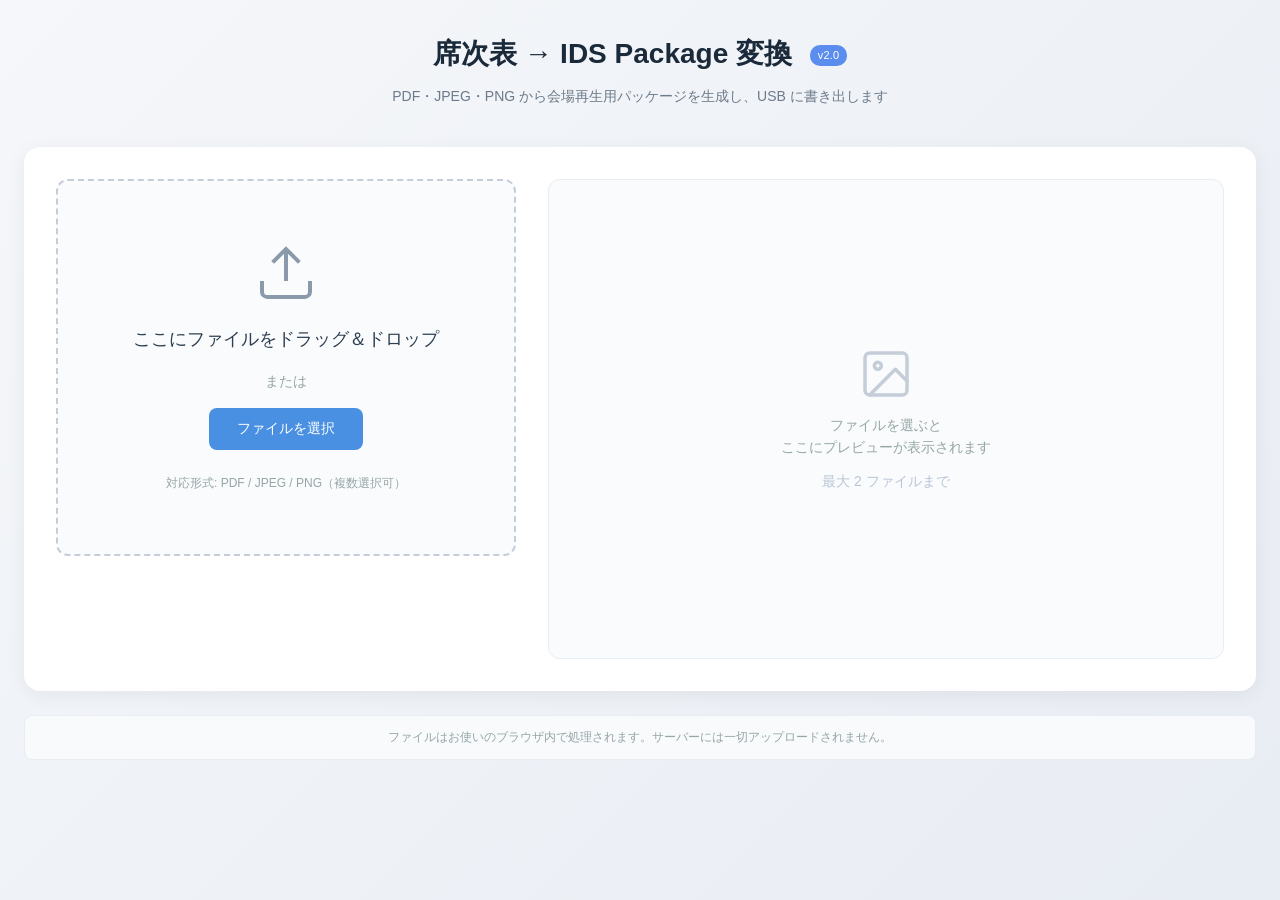
<file: index.html>
<!DOCTYPE html>
<html lang="ja">
<head>
    <meta charset="UTF-8">
    <meta name="viewport" content="width=device-width, initial-scale=1.0">
    <meta name="robots" content="noindex, nofollow">
    <title>席次表 IDS Package 変換ツール</title>
    <link rel="stylesheet" href="style.css">
</head>
<body>
    <div class="container">
        <header>
            <h1>席次表 → IDS Package 変換 <span class="app-version">v2.0</span></h1>
            <p class="subtitle">PDF・JPEG・PNG から会場再生用パッケージを生成し、USB に書き出します</p>
        </header>

        <main class="layout">
          <section class="left-pane">
            <div id="dropZone" class="drop-zone">
                <div class="drop-zone-inner">
                    <svg class="upload-icon" width="64" height="64" viewBox="0 0 24 24" fill="none" stroke="currentColor" stroke-width="1.5">
                        <path d="M21 15v4a2 2 0 0 1-2 2H5a2 2 0 0 1-2-2v-4"/>
                        <polyline points="17 8 12 3 7 8"/>
                        <line x1="12" y1="3" x2="12" y2="15"/>
                    </svg>
                    <p class="drop-text">ここにファイルをドラッグ＆ドロップ</p>
                    <p class="drop-subtext">または</p>
                    <button id="selectBtn" class="btn-primary">ファイルを選択</button>
                    <input type="file" id="fileInput" accept=".pdf,.jpg,.jpeg,.png" multiple hidden>
                    <p class="drop-hint">対応形式: PDF / JPEG / PNG（複数選択可）</p>
                </div>
            </div>

            <div id="fileList" class="file-list" style="display:none;">
                <h2>選択されたファイル</h2>
                <ul id="fileListItems"></ul>

                <div class="filename-inputs">
                    <div class="input-group">
                        <label for="dateSelect">日付</label>
                        <div class="date-wrap">
                            <select id="dateSelect" class="select-input" title="土日から選択"></select>
                            <span class="date-other-label">その他の日付を選択 →</span>
                            <button type="button" id="dateIconBtn" class="date-icon-btn" title="カレンダーから選ぶ" aria-label="カレンダーを開く">
                                <svg width="22" height="22" viewBox="0 0 24 24" fill="none" stroke="currentColor" stroke-width="2" stroke-linecap="round" stroke-linejoin="round">
                                    <rect x="3" y="4" width="18" height="18" rx="2" ry="2"/>
                                    <line x1="16" y1="2" x2="16" y2="6"/>
                                    <line x1="8" y1="2" x2="8" y2="6"/>
                                    <line x1="3" y1="10" x2="21" y2="10"/>
                                </svg>
                            </button>
                            <input type="date" id="dateCustom" class="date-input-hidden" tabindex="-1" aria-hidden="true">
                        </div>
                    </div>
                    <div class="input-group">
                        <label for="customerName">ご両家名</label>
                        <div class="name-wrap">
                            <input type="text" id="customerName" class="text-input" placeholder="例: 井本・近藤" autocomplete="off">
                            <span class="name-suffix">家</span>
                        </div>
                    </div>
                    <p class="filename-preview">ファイル名: <span id="filenamePreview">—</span></p>
                </div>

                <div class="actions">
                    <button id="convertBtn" class="btn-primary btn-large" disabled>USB に書き出す</button>
                    <button id="clearBtn" class="btn-secondary">クリア</button>
                </div>
                <p class="usb-hint">
                    <strong>注意：</strong> 書き出し先は<strong>USB ドライブのフォルダ</strong>を選んでください。
                    既存の「IDS Package」フォルダは上書きされます。
                </p>
            </div>

            <div id="progress" class="progress" style="display:none;">
                <div class="progress-bar">
                    <div id="progressFill" class="progress-fill"></div>
                </div>
                <p id="progressText" class="progress-text">準備中...</p>
            </div>

            <div id="result" class="result" style="display:none;">
                <svg class="check-icon" width="48" height="48" viewBox="0 0 24 24" fill="none" stroke="currentColor" stroke-width="2">
                    <polyline points="20 6 9 17 4 12"/>
                </svg>
                <p class="result-text">USB への書き出しが完了しました。<br>USB を取り外して会場へお持ちください。</p>
                <button id="resetBtn" class="btn-secondary">続けて別のファイルを変換</button>
            </div>
          </section>

          <section class="right-pane">
            <div id="previewArea" class="preview-area">
                <div id="previewEmpty" class="preview-empty">
                    <svg width="56" height="56" viewBox="0 0 24 24" fill="none" stroke="currentColor" stroke-width="1.5" stroke-linecap="round" stroke-linejoin="round">
                        <rect x="3" y="3" width="18" height="18" rx="2" ry="2"/>
                        <circle cx="8.5" cy="8.5" r="1.5"/>
                        <polyline points="21 15 16 10 5 21"/>
                    </svg>
                    <p>ファイルを選ぶと<br>ここにプレビューが表示されます</p>
                    <p class="preview-empty-sub">最大 2 ファイルまで</p>
                </div>
                <div id="previewGrid" class="preview-grid" style="display:none;"></div>
            </div>
          </section>
        </main>

        <footer>
            <p class="privacy-note">
                ファイルはお使いのブラウザ内で処理されます。サーバーには一切アップロードされません。
            </p>
        </footer>
    </div>

    <link rel="modulepreload" href="./assets/vendor/pdfjs/pdf.min.mjs">
    <link rel="modulepreload" href="./assets/vendor/pdfjs/pdf.worker.min.mjs">
    <script type="module" src="app.js"></script>
</body>
</html>
</file>
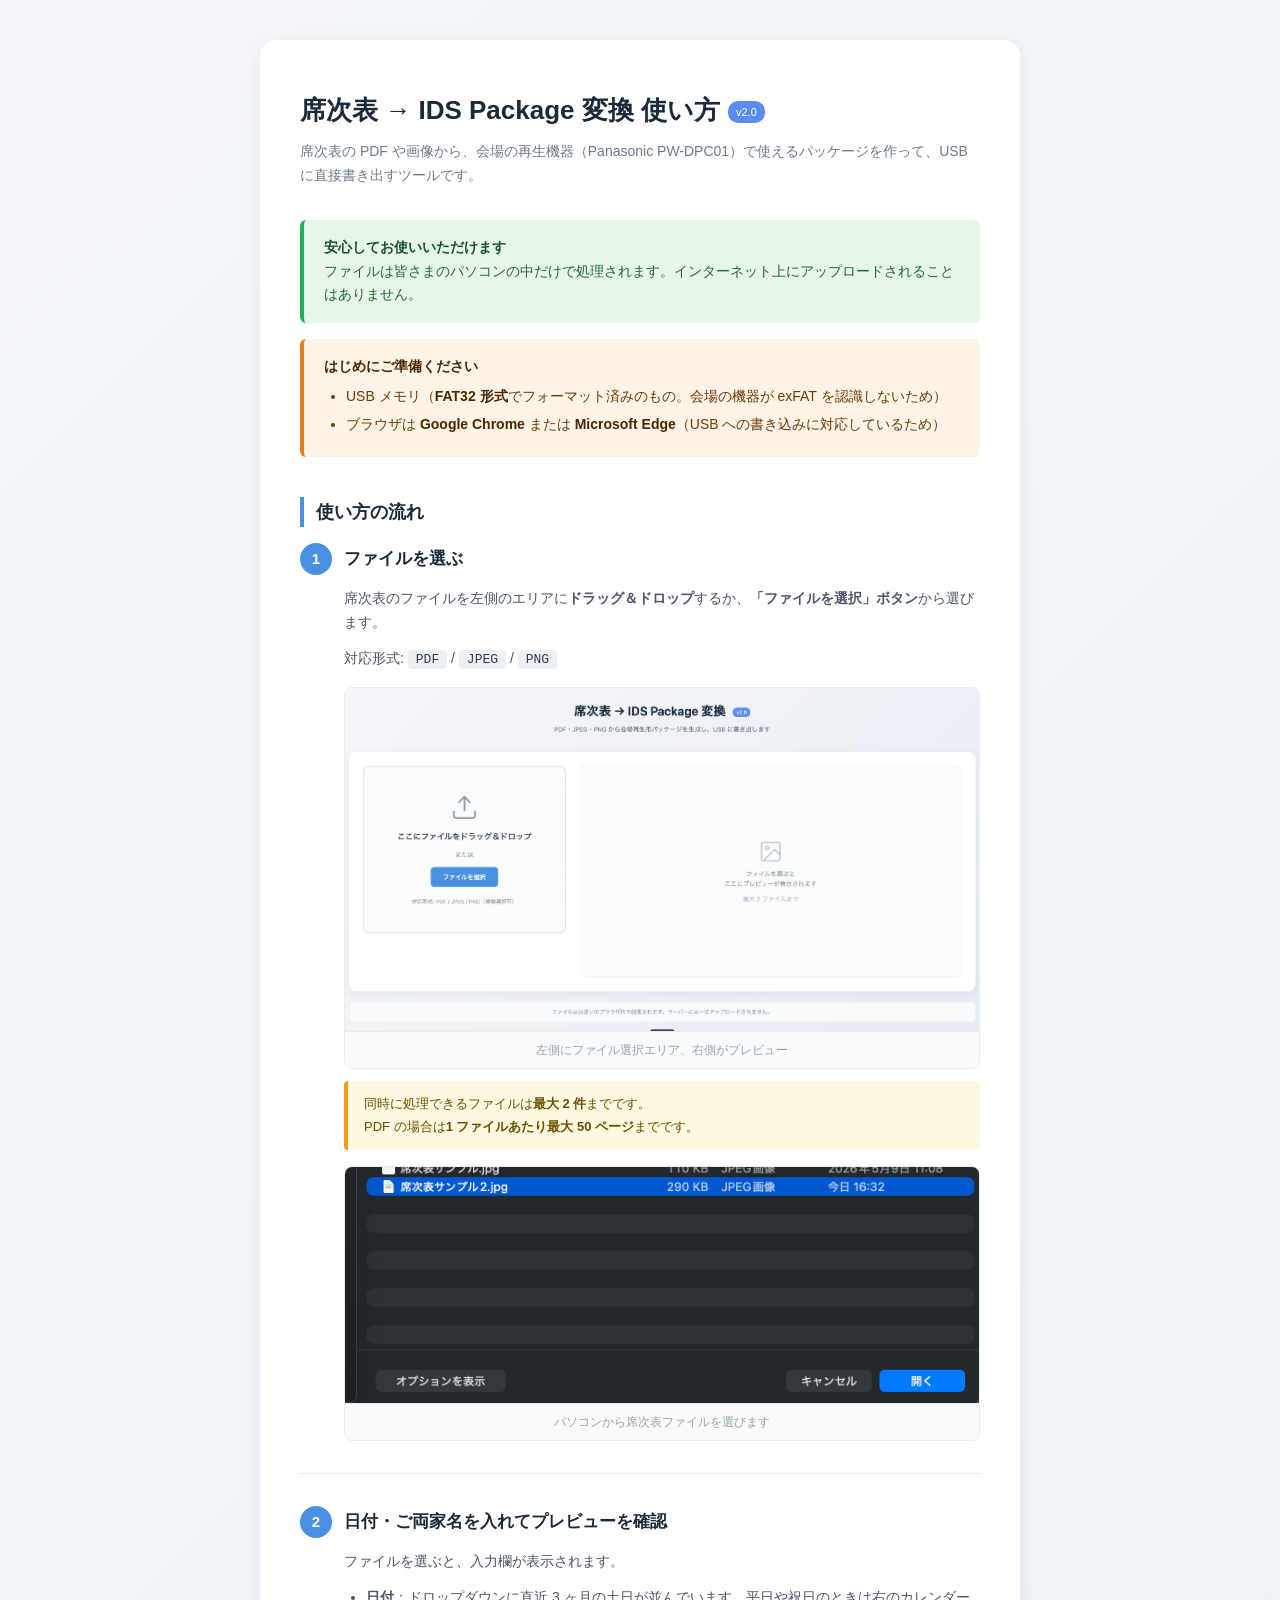
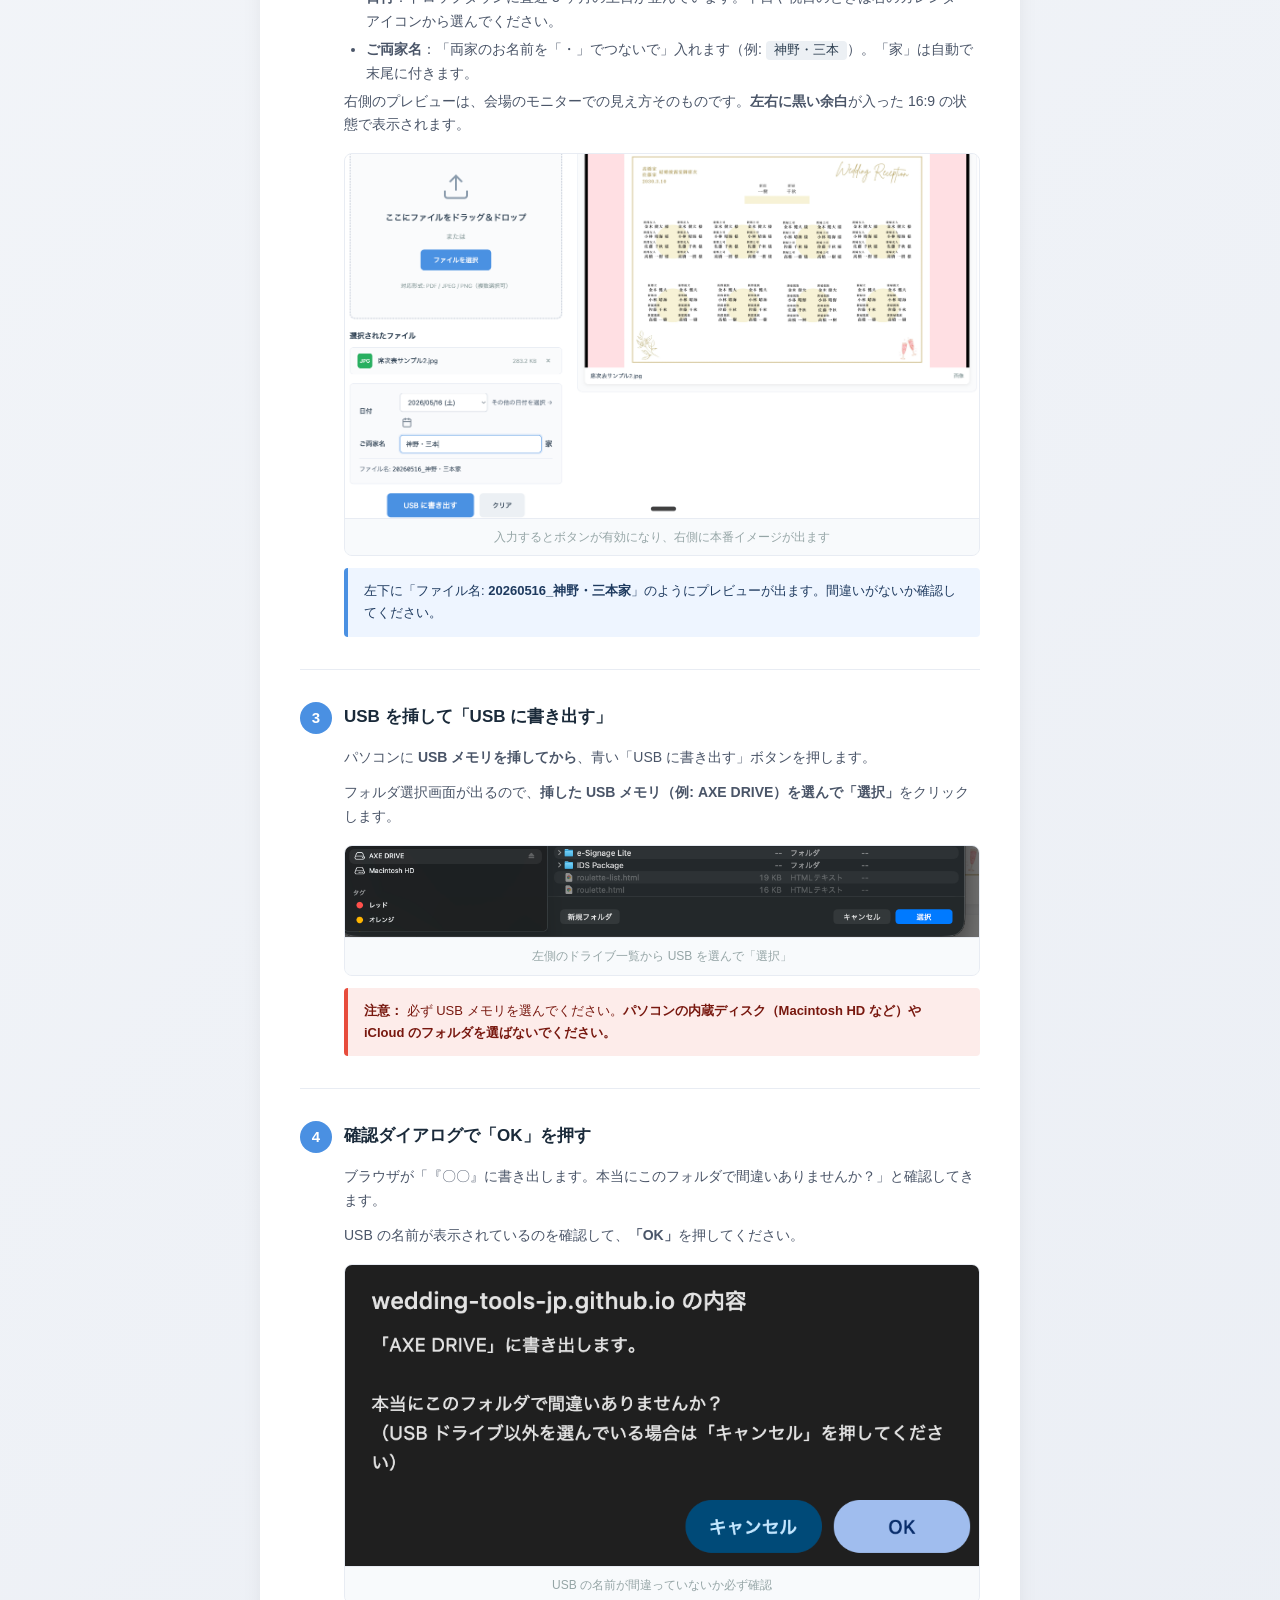
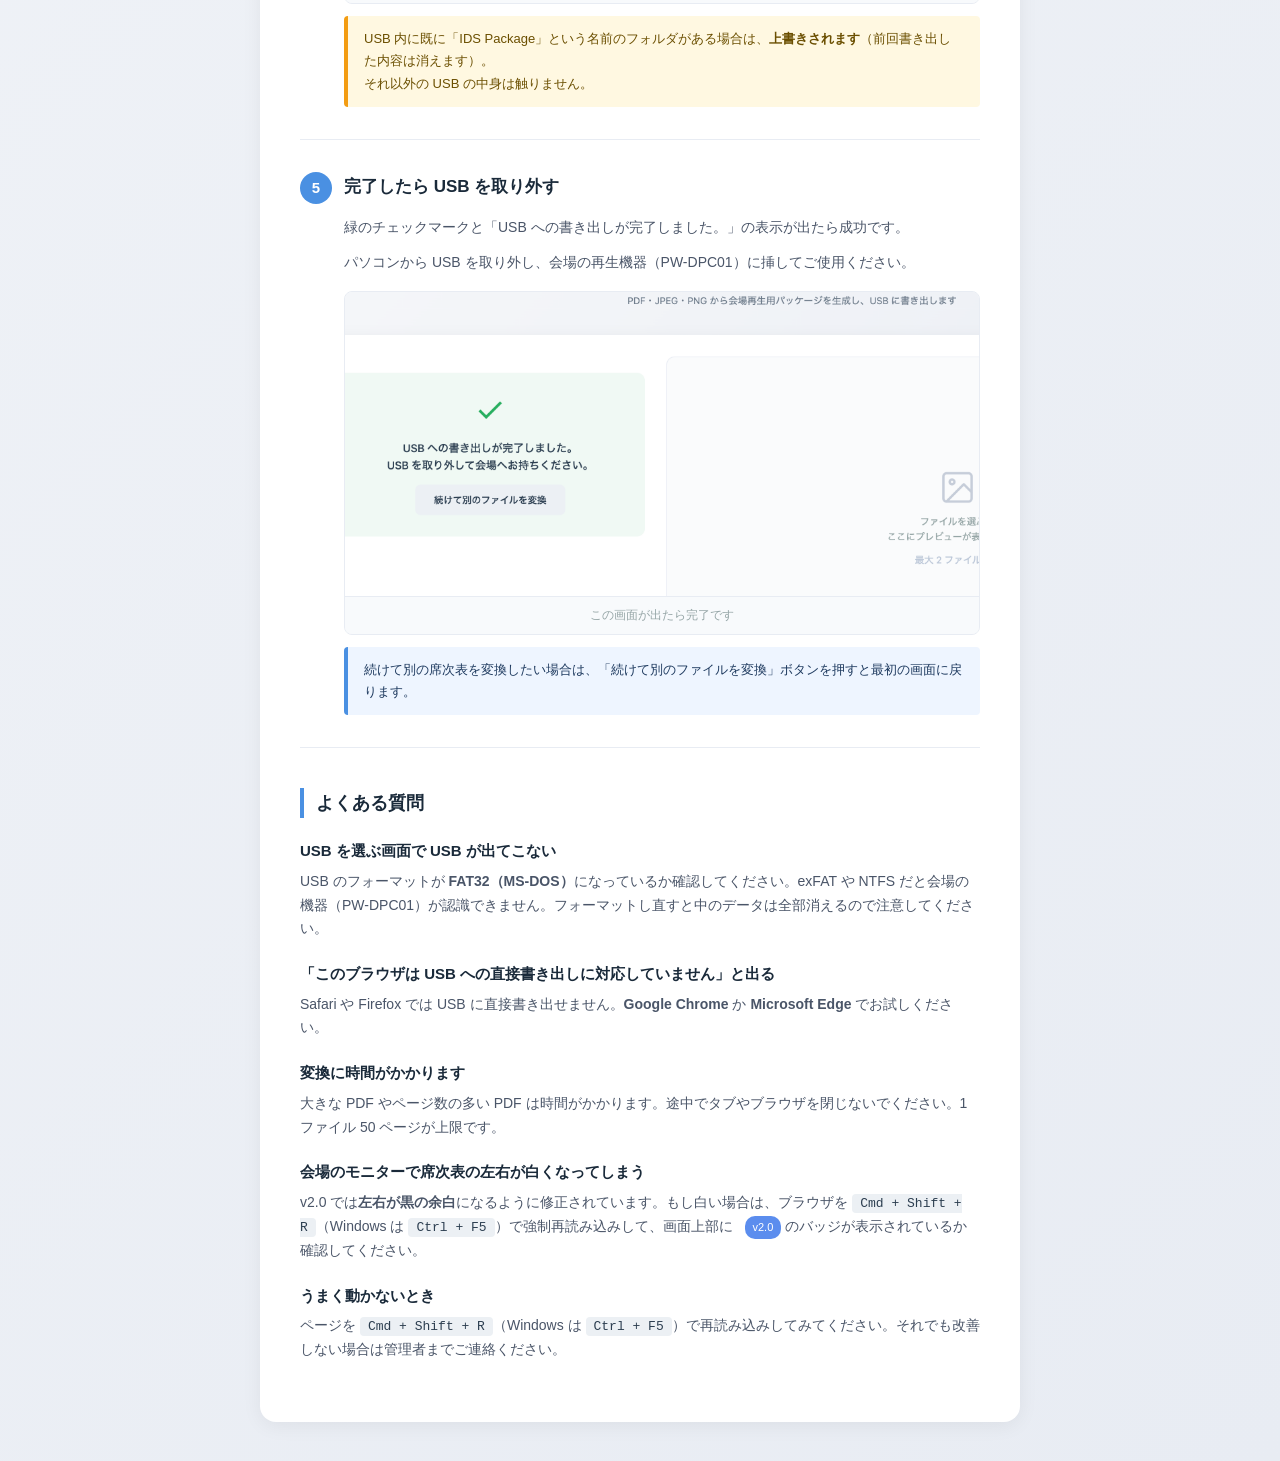
<file: 使い方.html>
<!DOCTYPE html>
<html lang="ja">
<head>
    <meta charset="UTF-8">
    <meta name="viewport" content="width=device-width, initial-scale=1.0">
    <meta name="robots" content="noindex, nofollow">
    <title>使い方 - 席次表 IDS Package 変換</title>
    <style>
        * { box-sizing: border-box; margin: 0; padding: 0; }
        body {
            font-family: -apple-system, BlinkMacSystemFont, "Segoe UI", "Hiragino Sans", "Yu Gothic UI", "Meiryo", sans-serif;
            background: linear-gradient(135deg, #f5f7fa 0%, #e8ecf3 100%);
            color: #2c3e50;
            line-height: 1.7;
            min-height: 100vh;
            padding: 40px 20px;
        }
        .container {
            max-width: 760px;
            margin: 0 auto;
            background: white;
            border-radius: 16px;
            padding: 48px 40px;
            box-shadow: 0 4px 20px rgba(0,0,0,0.06);
        }
        h1 {
            font-size: 26px;
            color: #1a2a3a;
            margin-bottom: 8px;
            font-weight: 600;
        }
        .app-version {
            display: inline-block;
            margin-left: 8px;
            padding: 2px 8px;
            font-size: 11px;
            font-weight: 500;
            color: #ffffff;
            background: #5b8dee;
            border-radius: 10px;
            vertical-align: middle;
        }
        .lead {
            color: #6c7a89;
            font-size: 14px;
            margin-bottom: 32px;
        }
        h2 {
            font-size: 18px;
            margin: 40px 0 16px;
            color: #1a2a3a;
            border-left: 4px solid #4a90e2;
            padding-left: 12px;
            font-weight: 600;
        }
        .privacy-banner {
            background: #e8f5e9;
            border-left: 4px solid #27ae60;
            padding: 16px 20px;
            border-radius: 6px;
            font-size: 14px;
            color: #1e6b3a;
        }
        .privacy-banner strong { color: #14532d; }
        .pre-banner {
            background: #fef3e7;
            border-left: 4px solid #e67e22;
            padding: 16px 20px;
            border-radius: 6px;
            font-size: 14px;
            color: #6e3a05;
            margin-top: 16px;
        }
        .pre-banner strong { color: #4a2602; }
        .step {
            margin-bottom: 32px;
            padding-bottom: 32px;
            border-bottom: 1px solid #e8ecf3;
        }
        .step:last-of-type {
            border-bottom: none;
        }
        .step-head {
            display: flex;
            align-items: center;
            gap: 12px;
            margin-bottom: 12px;
        }
        .step-num {
            width: 32px;
            height: 32px;
            line-height: 32px;
            text-align: center;
            background: #4a90e2;
            color: white;
            border-radius: 50%;
            font-weight: 600;
            font-size: 15px;
            flex-shrink: 0;
        }
        .step-title {
            font-size: 17px;
            font-weight: 600;
            color: #1a2a3a;
        }
        .step-body {
            color: #4a5568;
            font-size: 14px;
            margin-left: 44px;
        }
        .step-body p { margin-bottom: 12px; }
        .screenshot {
            margin: 16px 0 0 44px;
            border-radius: 8px;
            overflow: hidden;
            border: 1px solid #e8ecf3;
            background: #fafbfc;
        }
        .screenshot img {
            display: block;
            width: 100%;
            height: auto;
        }
        .screenshot-cap {
            font-size: 12px;
            color: #95a5a6;
            text-align: center;
            padding: 8px 12px;
            background: #f8fafc;
            border-top: 1px solid #e8ecf3;
        }
        .note {
            background: #fff8e1;
            border-left: 4px solid #f39c12;
            padding: 12px 16px;
            border-radius: 4px;
            font-size: 13px;
            margin: 12px 0 0 44px;
            color: #6b4f00;
        }
        .tip {
            background: #eef5ff;
            border-left: 4px solid #4a90e2;
            padding: 12px 16px;
            border-radius: 4px;
            font-size: 13px;
            margin: 12px 0 0 44px;
            color: #1e3a5f;
        }
        .danger {
            background: #fdecea;
            border-left: 4px solid #e74c3c;
            padding: 12px 16px;
            border-radius: 4px;
            font-size: 13px;
            margin: 12px 0 0 44px;
            color: #78180f;
        }
        ul {
            padding-left: 22px;
        }
        ul li {
            margin-bottom: 4px;
        }
        code {
            background: #ecf0f4;
            padding: 2px 8px;
            border-radius: 4px;
            font-family: "Consolas", "Menlo", monospace;
            font-size: 13px;
            color: #2c3e50;
        }
        .faq h3 {
            font-size: 15px;
            color: #1a2a3a;
            margin-top: 20px;
            margin-bottom: 6px;
        }
        .faq p {
            color: #4a5568;
            font-size: 14px;
            margin-bottom: 12px;
        }
    </style>
</head>
<body>
    <div class="container">
        <h1>席次表 → IDS Package 変換 使い方<span class="app-version">v2.0</span></h1>
        <p class="lead">席次表の PDF や画像から、会場の再生機器（Panasonic PW-DPC01）で使えるパッケージを作って、USB に直接書き出すツールです。</p>

        <div class="privacy-banner">
            <strong>安心してお使いいただけます</strong><br>
            ファイルは皆さまのパソコンの中だけで処理されます。インターネット上にアップロードされることはありません。
        </div>

        <div class="pre-banner">
            <strong>はじめにご準備ください</strong>
            <ul style="margin-top: 6px;">
                <li>USB メモリ（<strong>FAT32 形式</strong>でフォーマット済みのもの。会場の機器が exFAT を認識しないため）</li>
                <li>ブラウザは <strong>Google Chrome</strong> または <strong>Microsoft Edge</strong>（USB への書き込みに対応しているため）</li>
            </ul>
        </div>

        <h2>使い方の流れ</h2>

        <div class="step">
            <div class="step-head">
                <div class="step-num">1</div>
                <div class="step-title">ファイルを選ぶ</div>
            </div>
            <div class="step-body">
                <p>席次表のファイルを左側のエリアに<strong>ドラッグ＆ドロップ</strong>するか、<strong>「ファイルを選択」ボタン</strong>から選びます。</p>
                <p>対応形式: <code>PDF</code> / <code>JPEG</code> / <code>PNG</code></p>
            </div>
            <div class="screenshot">
                <img src="images/v2-01-empty.png" alt="開いた直後の画面">
                <div class="screenshot-cap">左側にファイル選択エリア、右側がプレビュー</div>
            </div>
            <div class="note">
                同時に処理できるファイルは<strong>最大 2 件</strong>までです。<br>
                PDF の場合は<strong>1 ファイルあたり最大 50 ページ</strong>までです。
            </div>
            <div class="screenshot">
                <img src="images/v2-02-picker.png" alt="ファイル選択ダイアログ">
                <div class="screenshot-cap">パソコンから席次表ファイルを選びます</div>
            </div>
        </div>

        <div class="step">
            <div class="step-head">
                <div class="step-num">2</div>
                <div class="step-title">日付・ご両家名を入れてプレビューを確認</div>
            </div>
            <div class="step-body">
                <p>ファイルを選ぶと、入力欄が表示されます。</p>
                <ul>
                    <li><strong>日付</strong>：ドロップダウンに直近 3 ヶ月の土日が並んでいます。平日や祝日のときは右のカレンダーアイコンから選んでください。</li>
                    <li><strong>ご両家名</strong>：「両家のお名前を「・」でつないで」入れます（例: <code>神野・三本</code>）。「家」は自動で末尾に付きます。</li>
                </ul>
                <p>右側のプレビューは、会場のモニターでの見え方そのものです。<strong>左右に黒い余白</strong>が入った 16:9 の状態で表示されます。</p>
            </div>
            <div class="screenshot">
                <img src="images/v2-03-filled.png" alt="ファイルと情報を入力した状態">
                <div class="screenshot-cap">入力するとボタンが有効になり、右側に本番イメージが出ます</div>
            </div>
            <div class="tip">
                左下に「ファイル名: <strong>20260516_神野・三本家</strong>」のようにプレビューが出ます。間違いがないか確認してください。
            </div>
        </div>

        <div class="step">
            <div class="step-head">
                <div class="step-num">3</div>
                <div class="step-title">USB を挿して「USB に書き出す」</div>
            </div>
            <div class="step-body">
                <p>パソコンに <strong>USB メモリを挿してから</strong>、青い「USB に書き出す」ボタンを押します。</p>
                <p>フォルダ選択画面が出るので、<strong>挿した USB メモリ（例: AXE DRIVE）を選んで「選択」</strong>をクリックします。</p>
            </div>
            <div class="screenshot">
                <img src="images/v2-04-usb-pick.png" alt="USBドライブ選択画面">
                <div class="screenshot-cap">左側のドライブ一覧から USB を選んで「選択」</div>
            </div>
            <div class="danger">
                <strong>注意：</strong> 必ず USB メモリを選んでください。<strong>パソコンの内蔵ディスク（Macintosh HD など）や iCloud のフォルダを選ばないでください。</strong>
            </div>
        </div>

        <div class="step">
            <div class="step-head">
                <div class="step-num">4</div>
                <div class="step-title">確認ダイアログで「OK」を押す</div>
            </div>
            <div class="step-body">
                <p>ブラウザが「『〇〇』に書き出します。本当にこのフォルダで間違いありませんか？」と確認してきます。</p>
                <p>USB の名前が表示されているのを確認して、<strong>「OK」</strong>を押してください。</p>
            </div>
            <div class="screenshot">
                <img src="images/v2-05-confirm.png" alt="書き出し確認ダイアログ">
                <div class="screenshot-cap">USB の名前が間違っていないか必ず確認</div>
            </div>
            <div class="note">
                USB 内に既に「IDS Package」という名前のフォルダがある場合は、<strong>上書きされます</strong>（前回書き出した内容は消えます）。<br>
                それ以外の USB の中身は触りません。
            </div>
        </div>

        <div class="step">
            <div class="step-head">
                <div class="step-num">5</div>
                <div class="step-title">完了したら USB を取り外す</div>
            </div>
            <div class="step-body">
                <p>緑のチェックマークと「USB への書き出しが完了しました。」の表示が出たら成功です。</p>
                <p>パソコンから USB を取り外し、会場の再生機器（PW-DPC01）に挿してご使用ください。</p>
            </div>
            <div class="screenshot">
                <img src="images/v2-06-done.png" alt="書き出し完了画面">
                <div class="screenshot-cap">この画面が出たら完了です</div>
            </div>
            <div class="tip">
                続けて別の席次表を変換したい場合は、「続けて別のファイルを変換」ボタンを押すと最初の画面に戻ります。
            </div>
        </div>

        <h2>よくある質問</h2>

        <div class="faq">
            <h3>USB を選ぶ画面で USB が出てこない</h3>
            <p>USB のフォーマットが <strong>FAT32（MS-DOS）</strong>になっているか確認してください。exFAT や NTFS だと会場の機器（PW-DPC01）が認識できません。フォーマットし直すと中のデータは全部消えるので注意してください。</p>

            <h3>「このブラウザは USB への直接書き出しに対応していません」と出る</h3>
            <p>Safari や Firefox では USB に直接書き出せません。<strong>Google Chrome</strong> か <strong>Microsoft Edge</strong> でお試しください。</p>

            <h3>変換に時間がかかります</h3>
            <p>大きな PDF やページ数の多い PDF は時間がかかります。途中でタブやブラウザを閉じないでください。1 ファイル 50 ページが上限です。</p>

            <h3>会場のモニターで席次表の左右が白くなってしまう</h3>
            <p>v2.0 では<strong>左右が黒の余白</strong>になるように修正されています。もし白い場合は、ブラウザを <code>Cmd + Shift + R</code>（Windows は <code>Ctrl + F5</code>）で強制再読み込みして、画面上部に <span class="app-version">v2.0</span> のバッジが表示されているか確認してください。</p>

            <h3>うまく動かないとき</h3>
            <p>ページを <code>Cmd + Shift + R</code>（Windows は <code>Ctrl + F5</code>）で再読み込みしてみてください。それでも改善しない場合は管理者までご連絡ください。</p>
        </div>
    </div>
</body>
</html>
</file>
<file: style.css>
* {
    box-sizing: border-box;
    margin: 0;
    padding: 0;
}

body {
    font-family: -apple-system, BlinkMacSystemFont, "Segoe UI", "Hiragino Sans", "Yu Gothic UI", "Meiryo", sans-serif;
    background: linear-gradient(135deg, #f5f7fa 0%, #e8ecf3 100%);
    min-height: 100vh;
    color: #2c3e50;
    line-height: 1.6;
}

.container {
    max-width: 1600px;
    margin: 0 auto;
    padding: 32px 24px;
}

header {
    text-align: center;
    margin-bottom: 40px;
}

h1 {
    font-size: 28px;
    color: #1a2a3a;
    margin-bottom: 8px;
    font-weight: 600;
}

.subtitle {
    color: #6c7a89;
    font-size: 14px;
}

main {
    background: white;
    border-radius: 16px;
    padding: 32px;
    box-shadow: 0 4px 20px rgba(0, 0, 0, 0.06);
}

.layout {
    display: grid;
    grid-template-columns: minmax(380px, 460px) 1fr;
    gap: 32px;
    align-items: start;
}

.left-pane {
    min-width: 0;
}

.right-pane {
    min-width: 0;
}

.preview-area {
    background: #fafbfc;
    border: 1px solid #e8ecf3;
    border-radius: 12px;
    min-height: 480px;
    padding: 16px;
    display: flex;
    flex-direction: column;
}

.preview-empty {
    flex: 1;
    display: flex;
    flex-direction: column;
    align-items: center;
    justify-content: center;
    gap: 12px;
    color: #95a5a6;
    text-align: center;
}

.preview-empty svg {
    color: #c5cdd9;
}

.preview-empty p {
    font-size: 14px;
}

.preview-empty-sub {
    font-size: 12px;
    color: #b8c5d6;
}

.preview-grid {
    display: grid;
    grid-template-columns: 1fr;
    gap: 12px;
    flex: 1;
}

.preview-grid.cols-2 {
    grid-template-columns: 1fr 1fr;
}

.preview-card {
    background: white;
    border-radius: 8px;
    overflow: hidden;
    display: flex;
    flex-direction: column;
    box-shadow: 0 2px 8px rgba(0, 0, 0, 0.08);
}

.preview-card-img {
    aspect-ratio: 16 / 9;
    background: #000000;
    display: flex;
    align-items: center;
    justify-content: center;
    overflow: hidden;
}

.preview-card-img img {
    max-width: 100%;
    max-height: 100%;
    object-fit: contain;
    display: block;
}

.preview-card-meta {
    background: white;
    padding: 8px 12px;
    font-size: 12px;
    color: #6c7a89;
    display: flex;
    justify-content: space-between;
    align-items: center;
    gap: 8px;
}

.preview-card-name {
    flex: 1;
    overflow: hidden;
    text-overflow: ellipsis;
    white-space: nowrap;
    color: #2c3e50;
}

.preview-card-pages {
    color: #95a5a6;
    font-size: 11px;
    flex-shrink: 0;
}

.preview-loading {
    color: #95a5a6;
    font-size: 13px;
    padding: 40px;
}

@media (max-width: 1024px) {
    .layout {
        grid-template-columns: 1fr;
    }
    .container {
        max-width: 800px;
    }
}

.drop-zone {
    border: 2px dashed #c5cdd9;
    border-radius: 12px;
    padding: 60px 20px;
    text-align: center;
    transition: all 0.2s ease;
    cursor: pointer;
    background: #fafbfc;
}

.drop-zone.dragover {
    border-color: #4a90e2;
    background: #eef5ff;
    transform: scale(1.01);
}

.drop-zone-inner {
    display: flex;
    flex-direction: column;
    align-items: center;
    gap: 12px;
}

.upload-icon {
    color: #8a9aab;
    margin-bottom: 8px;
}

.drop-text {
    font-size: 18px;
    color: #2c3e50;
    font-weight: 500;
}

.drop-subtext {
    color: #95a5a6;
    font-size: 14px;
    margin: 4px 0;
}

.drop-hint {
    font-size: 12px;
    color: #95a5a6;
    margin-top: 12px;
}

.btn-primary {
    background: #4a90e2;
    color: white;
    border: none;
    padding: 12px 28px;
    border-radius: 8px;
    font-size: 14px;
    font-weight: 500;
    cursor: pointer;
    transition: background 0.2s ease;
    font-family: inherit;
}

.btn-primary:hover {
    background: #357abd;
}

.btn-primary:disabled {
    background: #b8c5d6;
    cursor: not-allowed;
}

.btn-large {
    padding: 14px 36px;
    font-size: 16px;
}

.btn-secondary {
    background: #ecf0f4;
    color: #2c3e50;
    border: none;
    padding: 12px 28px;
    border-radius: 8px;
    font-size: 14px;
    font-weight: 500;
    cursor: pointer;
    transition: background 0.2s ease;
    font-family: inherit;
}

.btn-secondary:hover {
    background: #dde3eb;
}

.file-list {
    margin-top: 24px;
}

.file-list h2 {
    font-size: 16px;
    color: #2c3e50;
    margin-bottom: 12px;
    font-weight: 600;
}

.file-list ul {
    list-style: none;
    border: 1px solid #e8ecf3;
    border-radius: 8px;
    overflow: hidden;
    margin-bottom: 20px;
}

.filename-inputs {
    background: #f8fafc;
    border: 1px solid #e8ecf3;
    border-radius: 8px;
    padding: 20px;
    margin-bottom: 20px;
}

.input-group {
    display: flex;
    align-items: center;
    gap: 12px;
    margin-bottom: 12px;
}

.input-group label {
    font-size: 14px;
    color: #2c3e50;
    font-weight: 500;
    width: 76px;
    flex-shrink: 0;
}

.date-wrap {
    flex: 1;
    display: flex;
    gap: 8px;
    align-items: center;
    flex-wrap: wrap;
}

.date-wrap .select-input {
    flex: 1;
    min-width: 160px;
}

.date-other-label {
    color: #6c7a89;
    font-size: 13px;
    white-space: nowrap;
}

.date-icon-btn {
    background: none;
    border: none;
    padding: 4px;
    cursor: pointer;
    color: #6c7a89;
    display: inline-flex;
    align-items: center;
    justify-content: center;
    border-radius: 4px;
    transition: color 0.15s ease, background 0.15s ease;
}

.date-icon-btn:hover {
    color: #4a90e2;
    background: #eef5ff;
}

.date-input-hidden {
    position: absolute;
    width: 1px;
    height: 1px;
    opacity: 0;
    pointer-events: none;
    border: 0;
    padding: 0;
}

.name-wrap {
    flex: 1;
    display: flex;
    gap: 8px;
    align-items: center;
}

.name-suffix {
    font-size: 16px;
    color: #2c3e50;
    font-weight: 500;
    flex-shrink: 0;
}

.select-input,
.date-input,
.text-input {
    flex: 1;
    padding: 10px 12px;
    border: 1px solid #c5cdd9;
    border-radius: 6px;
    font-size: 14px;
    font-family: inherit;
    background: white;
    color: #2c3e50;
    transition: border-color 0.15s ease;
    min-width: 0;
}

.select-input:focus,
.date-input:focus,
.text-input:focus {
    outline: none;
    border-color: #4a90e2;
    box-shadow: 0 0 0 3px rgba(74, 144, 226, 0.12);
}

.filename-preview {
    font-size: 13px;
    color: #6c7a89;
    margin-top: 12px;
    padding-top: 12px;
    border-top: 1px solid #e8ecf3;
    word-break: break-all;
}

.filename-preview span {
    color: #2c3e50;
    font-weight: 500;
    font-family: "Consolas", "Menlo", monospace;
}

.file-list li {
    padding: 12px 16px;
    background: #fafbfc;
    border-bottom: 1px solid #e8ecf3;
    display: flex;
    align-items: center;
    gap: 12px;
    font-size: 14px;
}

.file-list li:last-child {
    border-bottom: none;
}

.file-icon {
    width: 32px;
    height: 32px;
    background: #4a90e2;
    color: white;
    border-radius: 6px;
    display: flex;
    align-items: center;
    justify-content: center;
    font-size: 11px;
    font-weight: 600;
    flex-shrink: 0;
}

.file-icon.pdf { background: #e74c3c; }
.file-icon.img { background: #27ae60; }

.file-name {
    flex: 1;
    color: #2c3e50;
    overflow: hidden;
    text-overflow: ellipsis;
    white-space: nowrap;
}

.file-size {
    color: #95a5a6;
    font-size: 12px;
    flex-shrink: 0;
}

.file-remove {
    background: none;
    border: none;
    color: #95a5a6;
    cursor: pointer;
    padding: 4px 8px;
    border-radius: 4px;
    font-size: 18px;
    transition: all 0.2s ease;
}

.file-remove:hover {
    background: #fde8e8;
    color: #e74c3c;
}

.actions {
    display: flex;
    gap: 12px;
    justify-content: center;
}

.progress {
    margin-top: 24px;
    text-align: center;
}

.progress-bar {
    width: 100%;
    height: 8px;
    background: #e8ecf3;
    border-radius: 4px;
    overflow: hidden;
    margin-bottom: 12px;
}

.progress-fill {
    height: 100%;
    background: linear-gradient(90deg, #4a90e2, #357abd);
    width: 0%;
    transition: width 0.3s ease;
}

.progress-text {
    color: #6c7a89;
    font-size: 14px;
}

.result {
    margin-top: 24px;
    text-align: center;
    padding: 32px;
    background: #f0f9f4;
    border-radius: 12px;
}

.check-icon {
    color: #27ae60;
    margin-bottom: 12px;
}

.result-text {
    color: #2c3e50;
    font-size: 16px;
    margin-bottom: 16px;
    font-weight: 500;
}

footer {
    margin-top: 24px;
    text-align: center;
}

.privacy-note {
    color: #95a5a6;
    font-size: 12px;
    padding: 12px;
    background: #f8fafc;
    border-radius: 8px;
    border: 1px solid #e8ecf3;
}

.app-version {
    display: inline-block;
    margin-left: 10px;
    padding: 2px 8px;
    font-size: 11px;
    font-weight: 500;
    color: #ffffff;
    background: #5b8dee;
    border-radius: 10px;
    vertical-align: middle;
    letter-spacing: 0.02em;
}

@media (max-width: 600px) {
    .container { padding: 20px 12px; }
    main { padding: 24px 16px; }
    h1 { font-size: 22px; }
    .drop-zone { padding: 40px 16px; }
    .actions { flex-direction: column; }
    .btn-primary, .btn-secondary { width: 100%; }
}

.usb-hint {
    font-size: 13px;
    color: #6b4a00;
    background: #fff7e0;
    border: 1px solid #f0d97a;
    border-radius: 8px;
    padding: 10px 14px;
    margin-top: 14px;
    line-height: 1.55;
}
.usb-hint strong { color: #5a3a00; }
</file>
